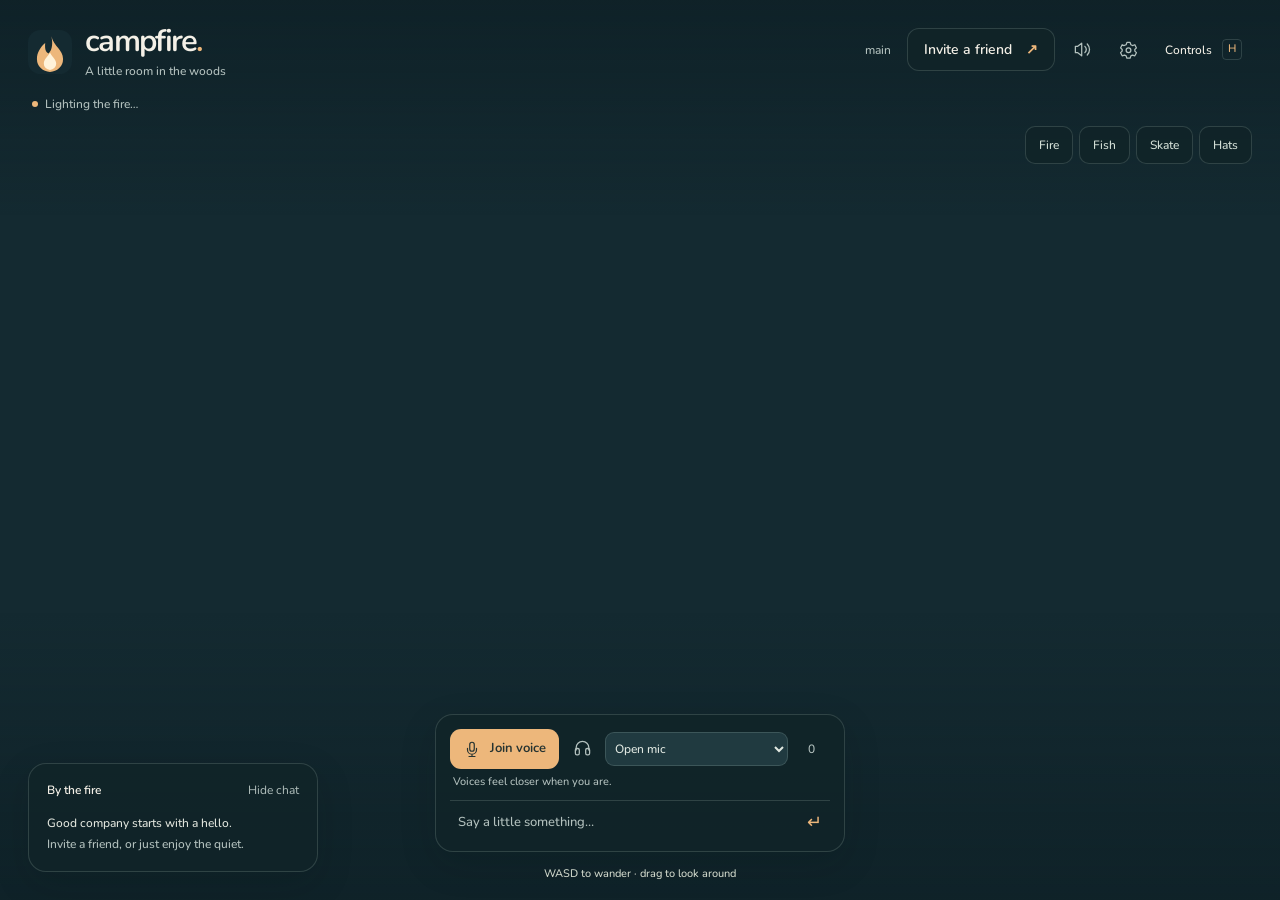
<file: index.html>
<!doctype html>
<html lang="en">
<head>
<meta charset="utf-8" />
<meta name="viewport" content="width=device-width, initial-scale=1, viewport-fit=cover" />
<meta name="theme-color" content="#142a31" />
<meta name="description" content="A little island, a warm fire, and good company. Walk, fish, and talk together in a peer-to-peer world." />
<title>Campfire · A little room in the woods</title>
<link rel="canonical" href="https://tront.xyz/campfire/" />
<meta property="og:type" content="website" />
<meta property="og:title" content="Campfire · A little room in the woods" />
<meta property="og:description" content="A little island, a warm fire, and good company. Walk, fish, and talk together in a peer-to-peer world." />
<meta property="og:url" content="https://tront.xyz/campfire/" />
<meta property="og:image" content="https://tront.xyz/campfire/og-image.png?v=20261001" />
<meta property="og:image:width" content="1200" />
<meta property="og:image:height" content="630" />
<meta property="og:image:alt" content="Critters gathered around Campfire's lantern-lit forest campsite" />
<meta name="twitter:card" content="summary_large_image" />
<meta name="twitter:title" content="Campfire · A little room in the woods" />
<meta name="twitter:description" content="A little island, a warm fire, and good company. Walk, fish, and talk together in a peer-to-peer world." />
<meta name="twitter:image" content="https://tront.xyz/campfire/og-image.png?v=20261001" />
<link rel="icon" href="./favicon.svg" type="image/svg+xml" />
<link rel="stylesheet" href="./src/ui.css" />
<script>
// Tront Party hook: ?party=CODE puts this game in the crew's room (no code to type), and loads
// the party overlay (roster pill + back-to-party) from the party page this tab came from.
(function(){var q=new URLSearchParams(location.search),c=(q.get('party')||'').toUpperCase().replace(/[^A-Z0-9]/g,'');if(!/^[A-Z0-9]{5}$/.test(c))return;
window.TRONT_PARTY={code:c,name:(q.get('name')||'').replace(/[<>]/g,'').slice(0,20)};
var h;try{h=new URL(q.get('ret')||'../party/',location.href);if(!/^https?:$/.test(h.protocol)||(h.origin!==location.origin&&['tront.xyz','www.tront.xyz','trentsterling.github.io'].indexOf(h.hostname)<0)||!/\/party\/(index\.html)?$/.test(h.pathname))throw 0}catch(e){h=new URL('../party/',location.href)}
var s=document.createElement('script');s.src=new URL('tront-party.js',h).href;s.onload=function(){window.TRONT_PARTY.party=TrontParty.attachGame({gameId:'campfire'})};document.head.appendChild(s)})();
</script>
</head>
<body>
<main id="app" aria-label="Campfire island. Use WASD to walk and drag to look around."></main>
<header class="hud">
  <div class="brand"><img class="brand-mark" src="./favicon.svg" alt="" /><div><h1>campfire<span>.</span></h1><p>A little room in the woods</p></div></div>
  <div class="status"><span class="dot" id="dot"></span><span id="status" role="status">Lighting the fire…</span></div>
</header>
<nav class="room-tools" aria-label="Room controls">
  <span class="badge" id="room">main</span>
  <button id="invite-button" class="invite">Invite a friend <span aria-hidden="true">↗</span></button>
  <button id="sound-button" class="icon-button" aria-label="Mute ambience" aria-pressed="false" title="Mute ambience"><svg viewBox="0 0 24 24" aria-hidden="true"><path d="M11 4 6 8H3v8h3l5 4V4Zm4 4a6 6 0 0 1 0 8m3-11a10 10 0 0 1 0 14"/></svg></button>
  <button id="settings-button" class="icon-button" aria-label="Settings" aria-expanded="false" aria-controls="settings-panel"><svg viewBox="0 0 24 24" aria-hidden="true"><path d="m10 3-1 3-3 1-2-1-2 4 2 2v2l-2 2 2 4 3-1 2 1 1 3h4l1-3 2-1 3 1 2-4-2-2v-2l2-2-2-4-3 1-2-1-1-3z"/><circle cx="12" cy="13" r="3"/></svg></button>
  <button id="help-button" class="controls-button" aria-label="Show controls (H)" aria-expanded="false" aria-controls="controls-panel"><span>Controls</span><kbd>H</kbd></button>
</nav>
<nav class="activity-bar" aria-label="Campfire activities">
  <button id="activity-fire" title="Walk back to the fire">Fire</button>
  <button id="activity-fish" title="Walk to the shore and cast a line">Fish</button>
  <button id="activity-skate" aria-pressed="false" title="Ride your skateboard">Skate</button>
  <button id="activity-hats" title="Visit the hat rack">Hats</button>
</nav>
<p id="activity-status" class="activity-status" role="status" hidden></p>
<aside id="settings-panel" class="panel settings-panel" hidden aria-label="Settings">
  <div class="panel-heading"><h2>Settle in</h2><button id="settings-close" aria-label="Close settings">×</button></div>
  <p class="settings-intro">Your sound. Your little corner of the woods.</p>
  <label for="setting-ambience">Fire &amp; night <output id="setting-ambience-value"></output></label><input id="setting-ambience" type="range" min="0" max="1" step=".05" />
  <label for="setting-effects">Footsteps &amp; critters <output id="setting-effects-value"></output></label><input id="setting-effects" type="range" min="0" max="1" step=".05" />
  <label for="setting-voice">Friends' voices <output id="setting-voice-value"></output></label><input id="setting-voice" type="range" min="0" max="1" step=".05" />
  <div class="settings-rule"></div>
  <label for="setting-quality">Picture quality</label><select id="setting-quality"><option value="high">Full detail</option><option value="low">Light on the GPU</option></select>
  <label class="setting-toggle" for="setting-particles"><span>Fireflies &amp; drifting leaves</span><input id="setting-particles" type="checkbox" /></label>
  <label class="setting-toggle" for="setting-names"><span>Names above friends</span><input id="setting-names" type="checkbox" /></label>
  <p class="settings-foot">Saved on this device. Voice joins when you choose.</p>
</aside>
<aside id="controls-panel" class="panel controls-panel" hidden aria-label="Controls">
  <h2>Controls</h2><p>Walk up to the fire. Stay a while.</p>
  <dl><dt><kbd>WASD</kbd> / arrows</dt><dd>Wander</dd><dt><kbd>Space</kbd></dt><dd>Hop</dd><dt><kbd>E</kbd></dt><dd>Pet / try hats</dd><dt><kbd>Q</kbd></dt><dd>Wave hello</dd><dt><kbd>R</kbd></dt><dd>Skateboard</dd><dt><kbd>F</kbd> at the shore</dt><dd>Go fishing</dd><dt><kbd>J</kbd></dt><dd>Fishing journal</dd><dt>Drag / scroll</dt><dd>Look / zoom</dd><dt><kbd>V</kbd> (voice joined)</dt><dd>Hold to talk</dd></dl>
  <p>Gamepads welcome. Extra pads press A to join.</p>
</aside>
<aside class="chat-panel panel" aria-label="Campfire conversation">
  <div class="panel-heading"><span>By the fire</span><button id="chat-toggle" class="quiet" aria-expanded="true" aria-controls="chatlog">Hide chat</button></div>
  <div id="chatlog" role="log" aria-live="polite"><p class="chat-empty">Good company starts with a hello.<br><span>Invite a friend, or just enjoy the quiet.</span></p></div>
</aside>
<section id="hat-shop" class="hat-shop panel" aria-label="Try on hats" hidden>
  <div class="panel-heading"><h2>A little character</h2><button id="hat-shop-close" aria-label="Close hat shop">×</button></div>
  <p class="hat-shop-intro">Try a hat on your head. Keep the one you love.</p>
  <div class="hat-choices" aria-label="Hat choices"></div>
  <div class="hat-shop-selection"><b id="hat-shop-name"></b><span id="hat-shop-balance"></span></div>
  <p id="hat-shop-hint"></p>
  <button id="hat-shop-apply" class="voice-primary"></button>
  <button id="hat-shop-bare">Go bareheaded</button>
</section>
<section class="social-dock panel" aria-label="Chat and voice">
  <div class="voice-bar">
    <button id="voice-join" class="voice-primary" aria-pressed="false"><svg class="mic-icon" viewBox="0 0 24 24" aria-hidden="true"><rect x="9" y="3" width="6" height="12" rx="3"/><path d="M6 11v2a6 6 0 0 0 12 0v-2M12 19v3m-4 0h8"/></svg><span id="voice-label">Join voice</span></button>
    <button id="voice-deafen" class="icon-button" aria-label="Deafen voice" aria-pressed="false" title="Deafen voice"><svg viewBox="0 0 24 24" aria-hidden="true"><path d="M4 14v-3a8 8 0 0 1 16 0v3"/><rect x="3" y="12" width="5" height="8" rx="2"/><rect x="16" y="12" width="5" height="8" rx="2"/></svg></button>
    <select id="voice-mode" aria-label="Microphone mode"><option value="open">Open mic</option><option value="ptt">Hold V to talk</option></select>
    <button id="voice-people" class="icon-button people-button" aria-label="Show voice participants" aria-expanded="false" aria-controls="voice-roster">0</button>
    <button id="voice-leave" class="icon-button" aria-label="Leave voice and release microphone" title="Leave voice" hidden>×</button>
  </div>
  <p id="voice-status" class="voice-status" role="status">Voices feel closer when you are.</p>
  <form id="chat-form"><label for="chatinput" class="sr-only">Message the campfire</label><input id="chatinput" maxlength="120" placeholder="Say a little something…" autocomplete="off" /><button type="submit" aria-label="Send message">↵</button></form>
  <div id="voice-roster" class="voice-roster" hidden></div>
</section>
<div class="hint">WASD to wander · drag to look around</div>
<div id="toast" role="status" hidden></div>
<script type="importmap">
{"imports":{"three":"https://esm.run/three@0.160.0","trystero":"https://esm.run/trystero@0.25.4"}}
</script>
<script type="module" src="./src/main.js"></script>
</body>
</html>
</file>
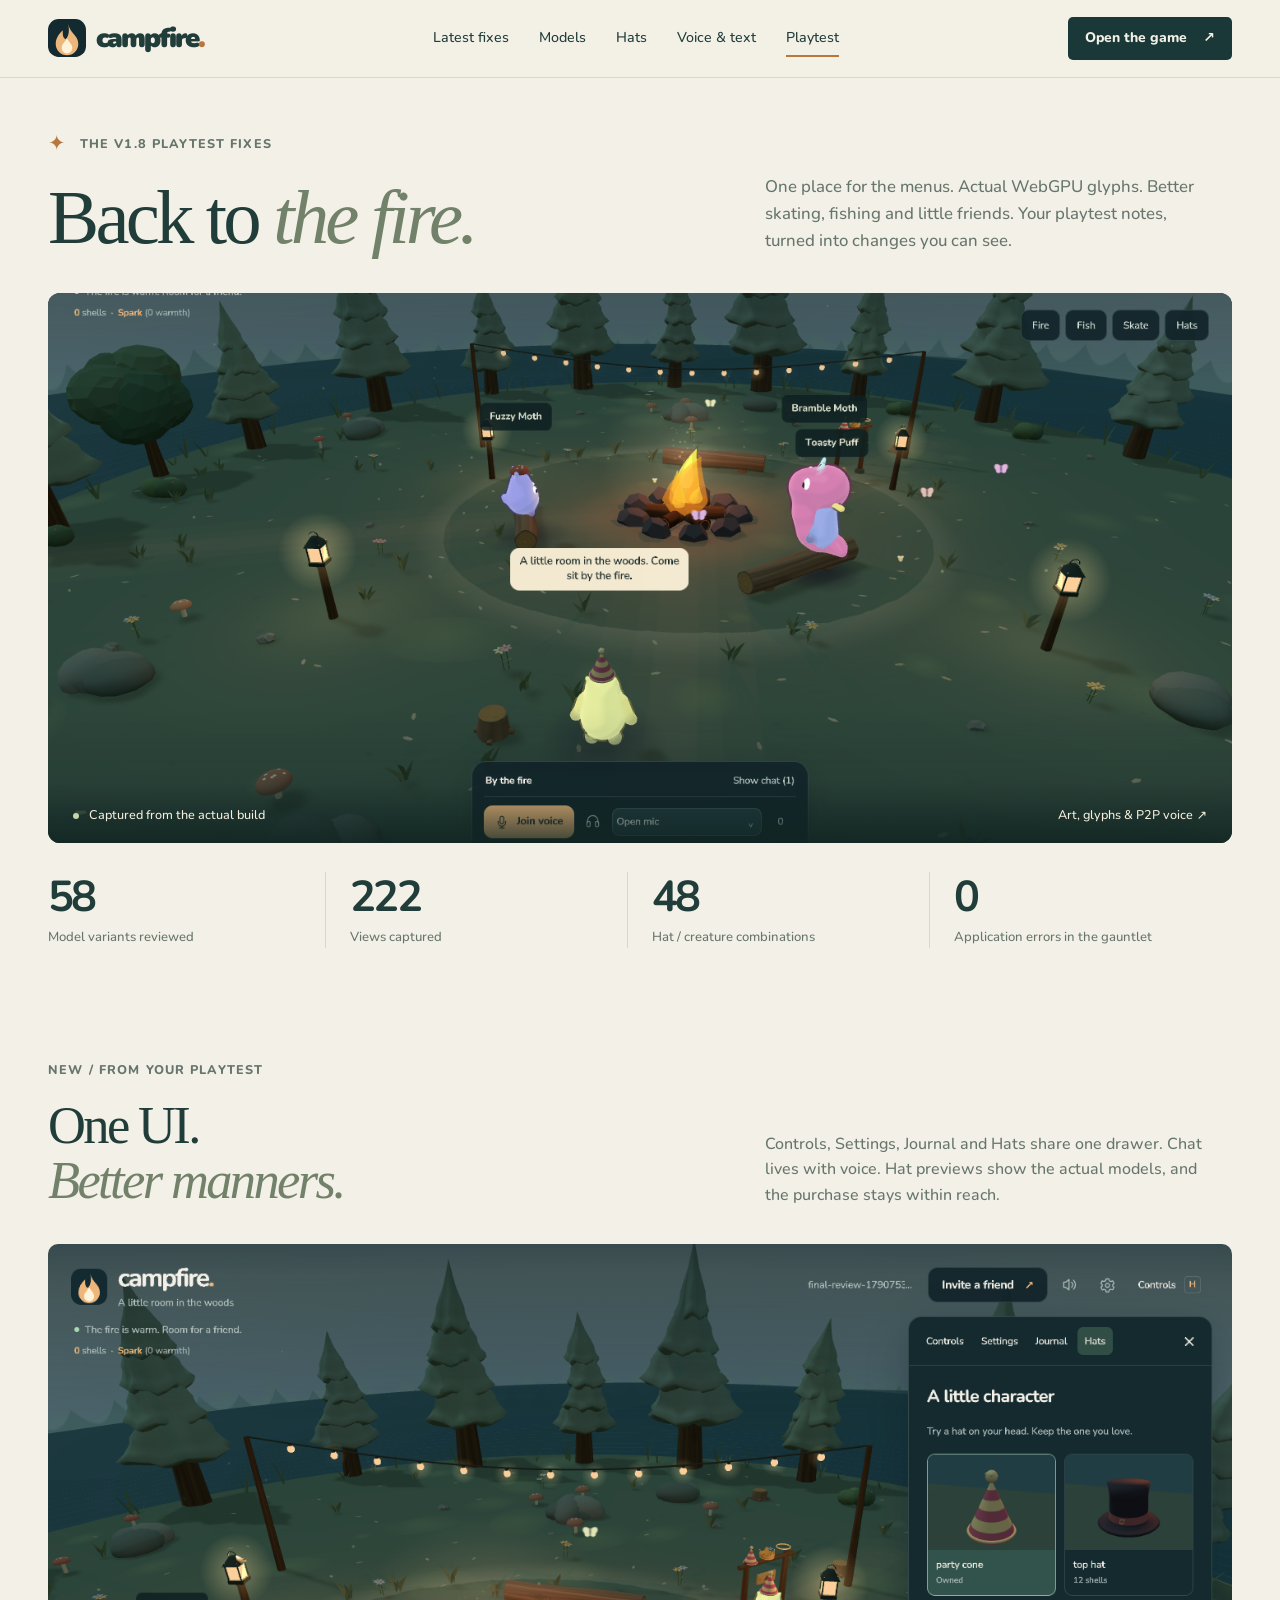
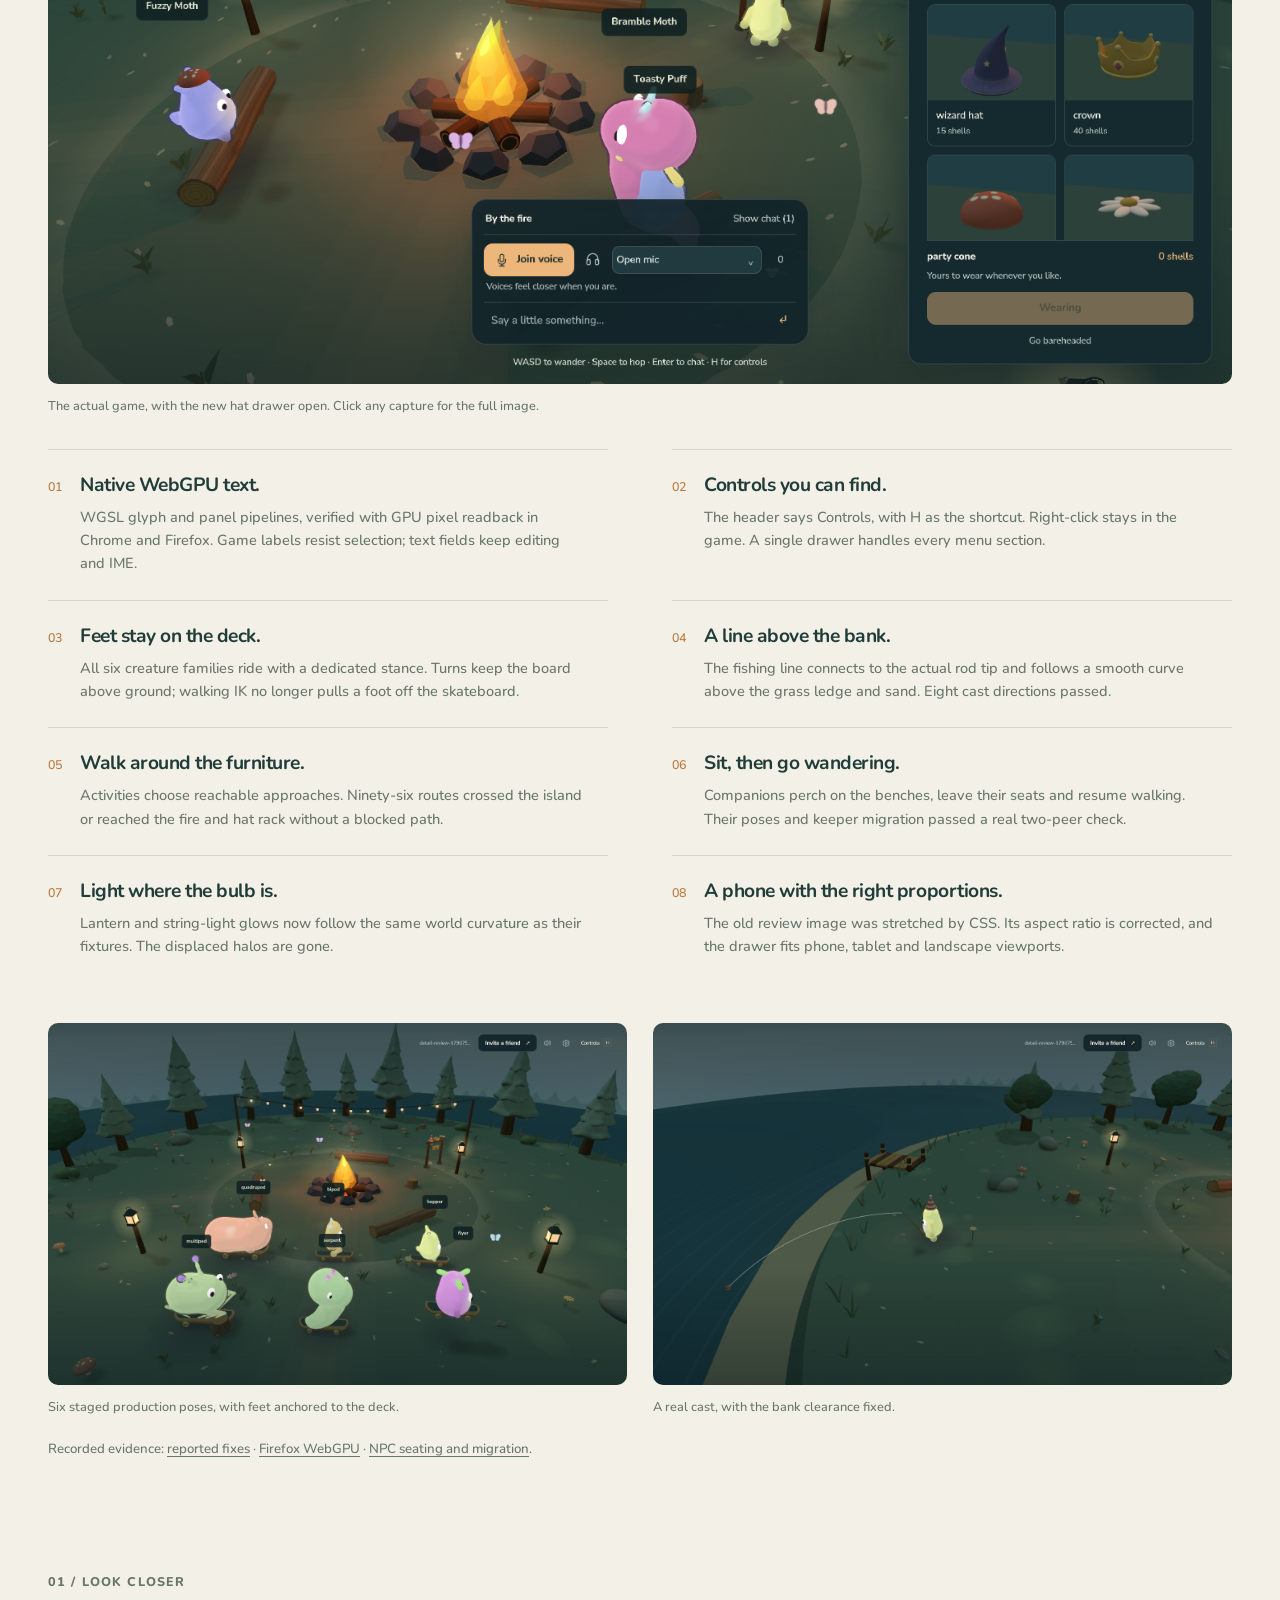
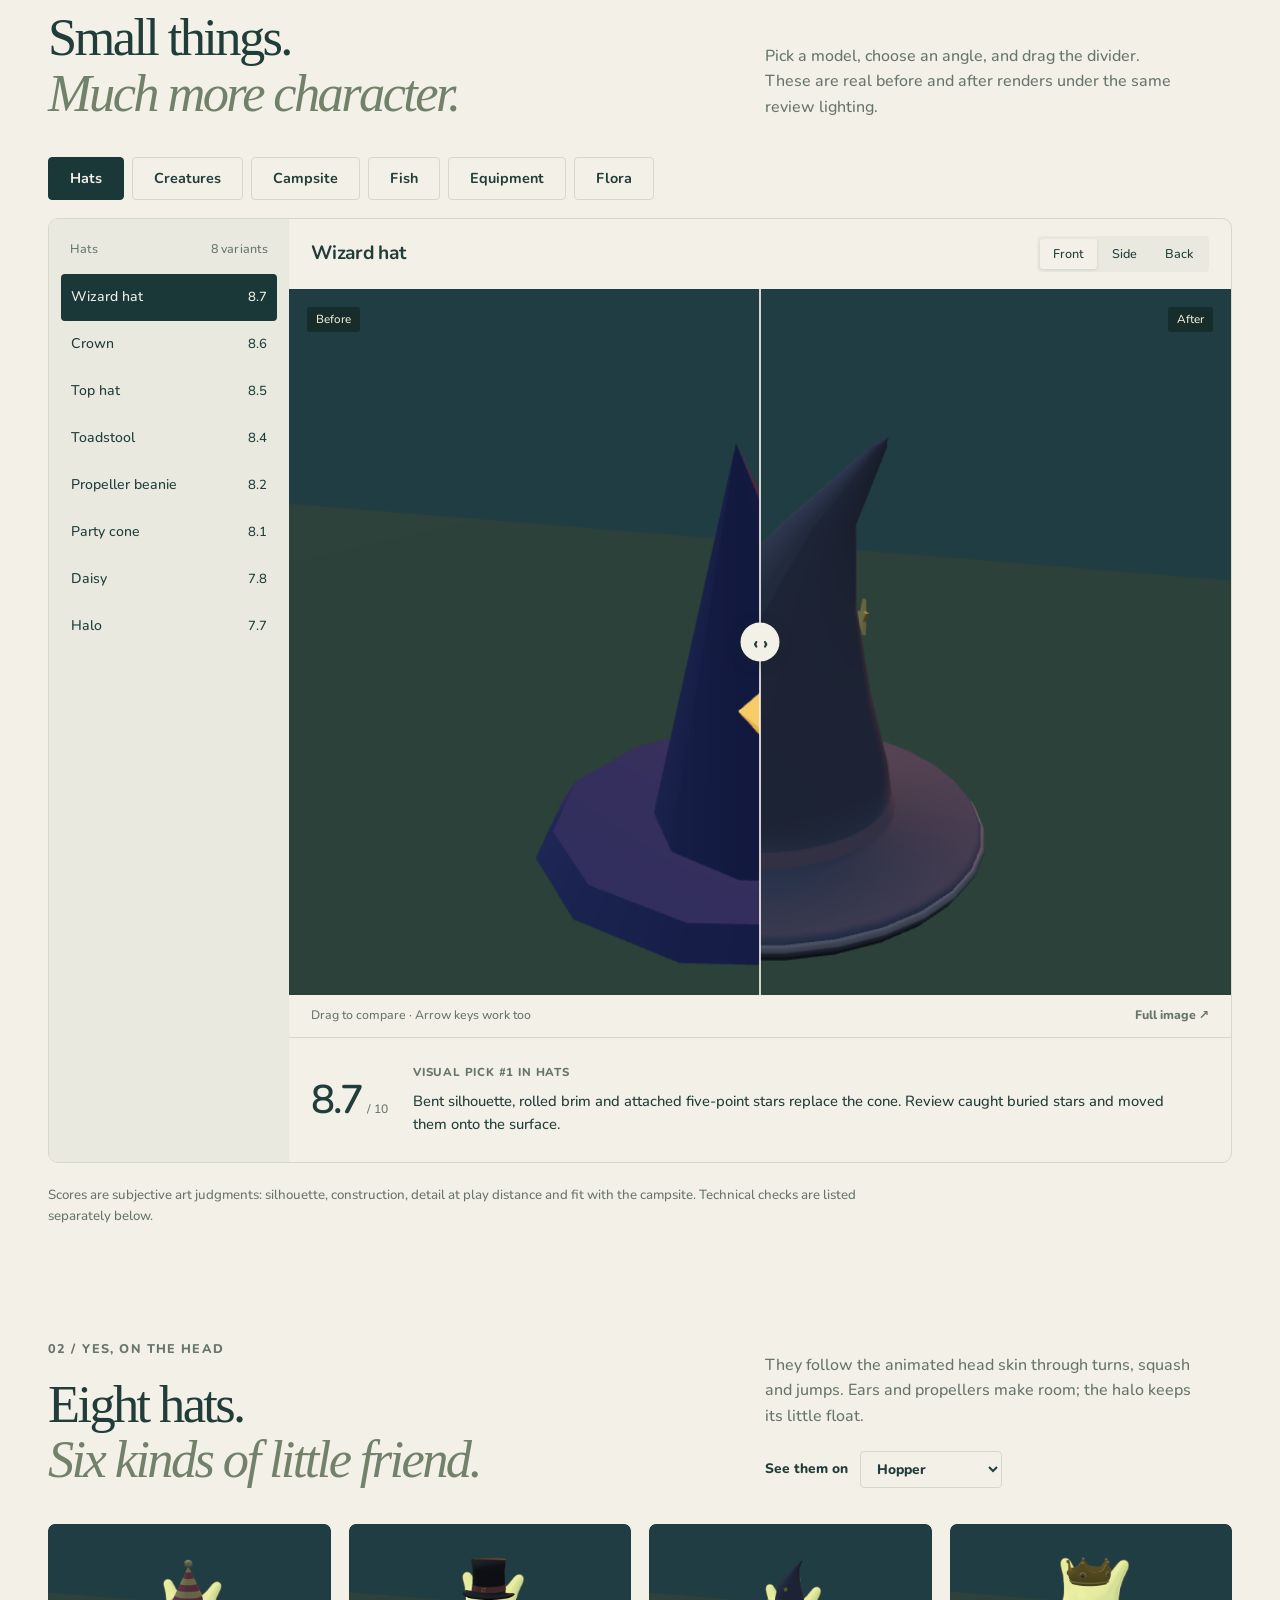
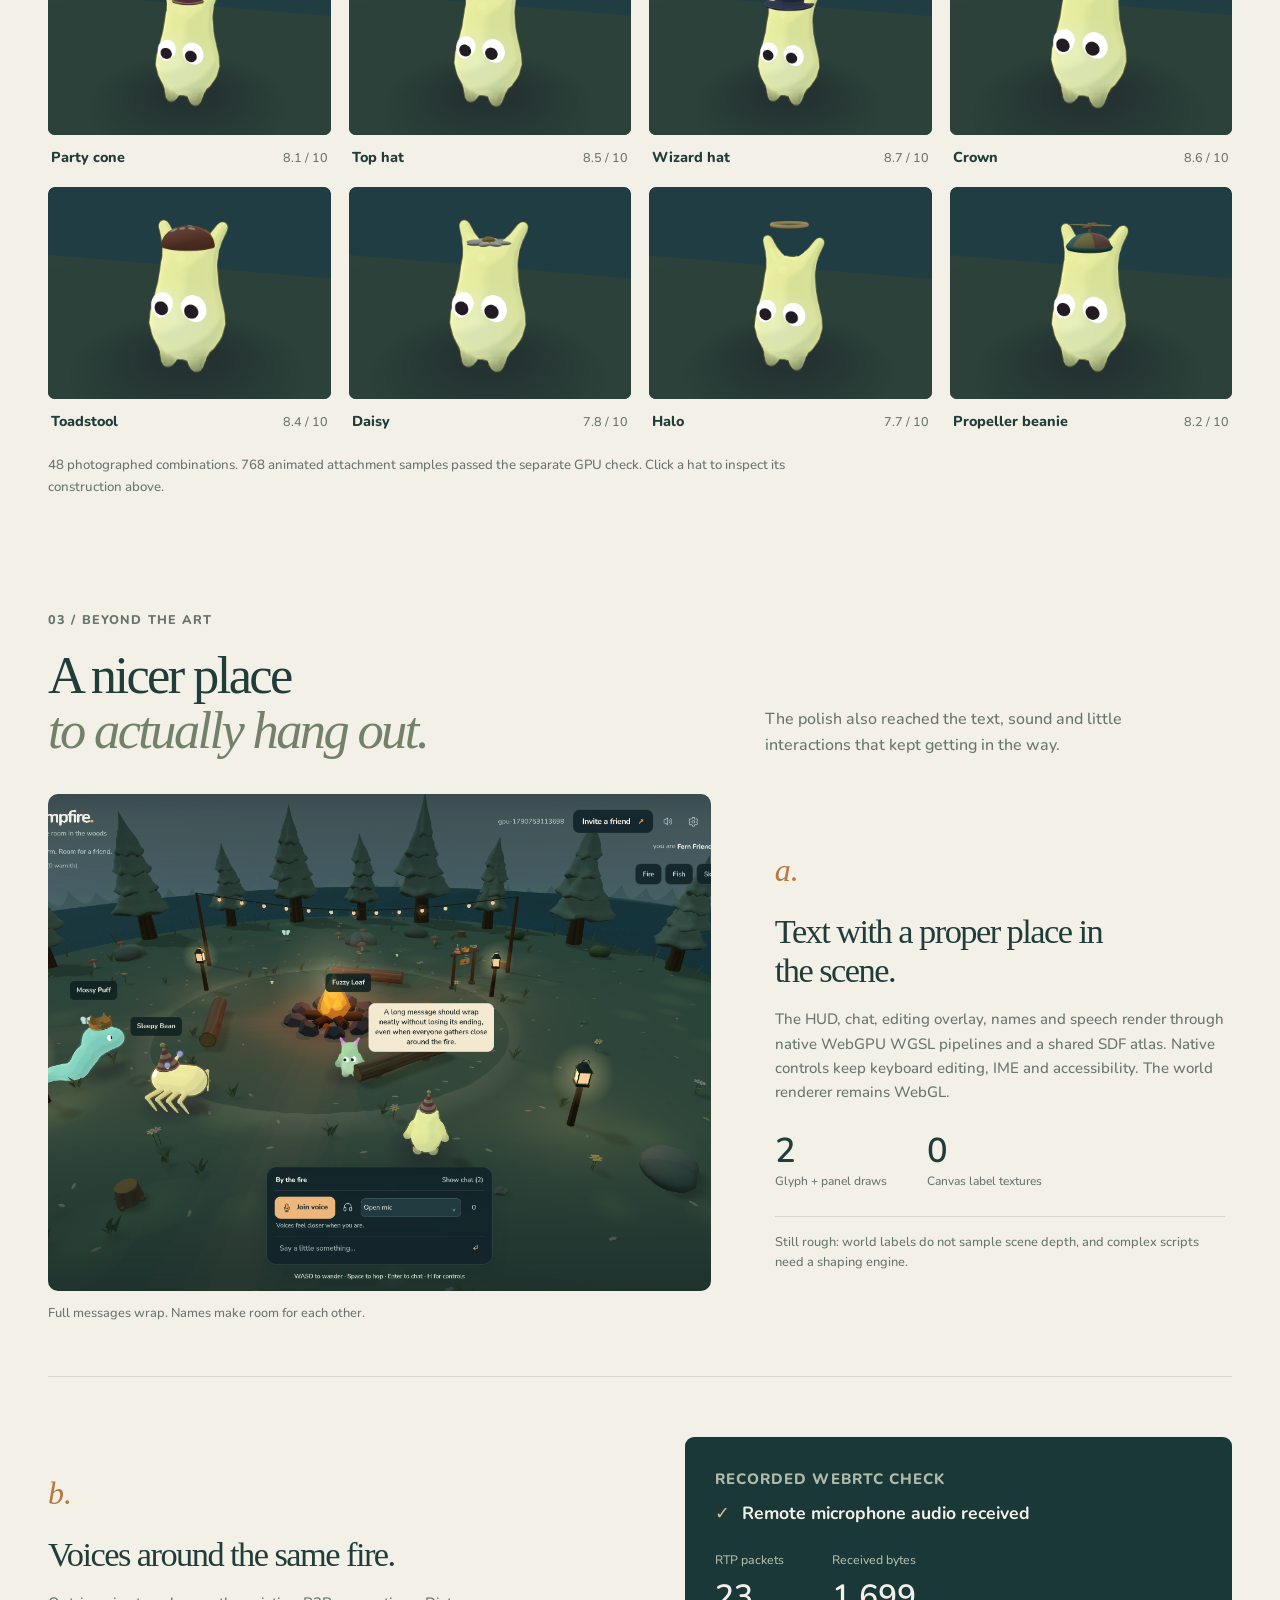
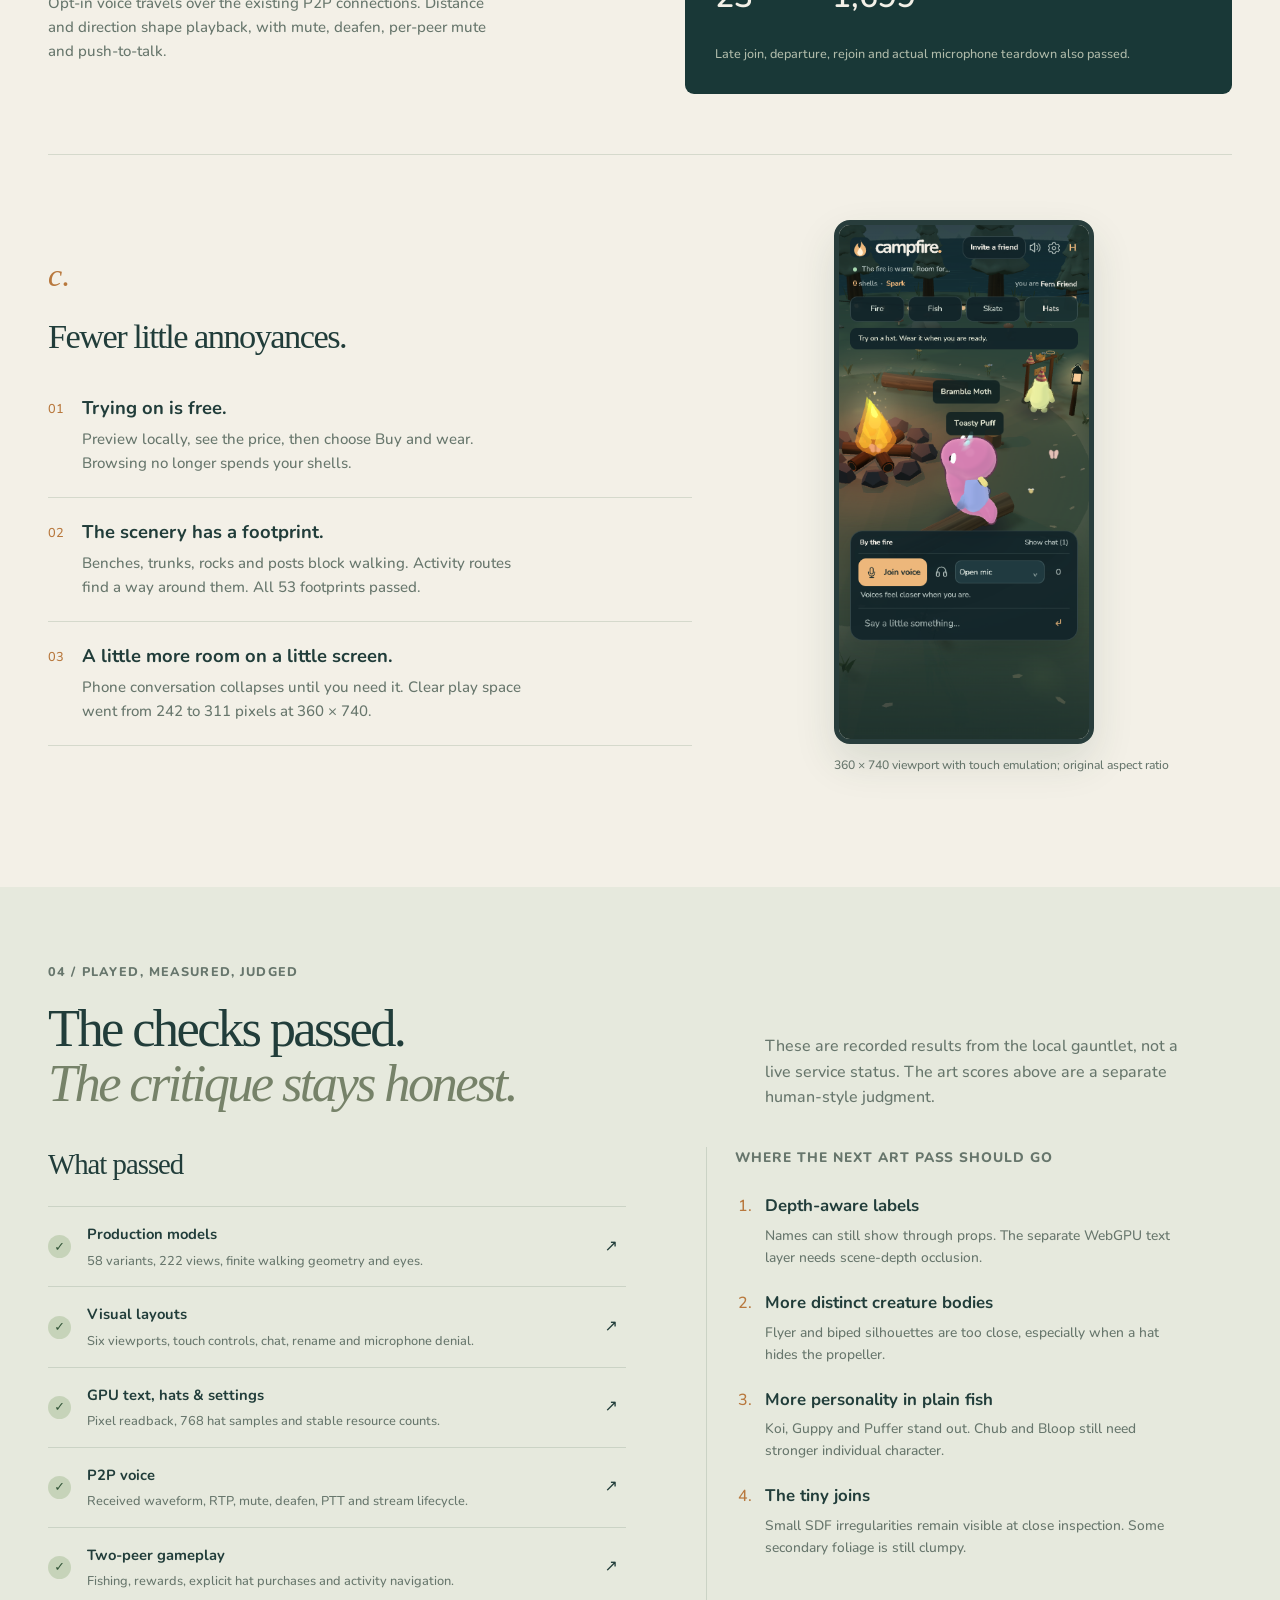
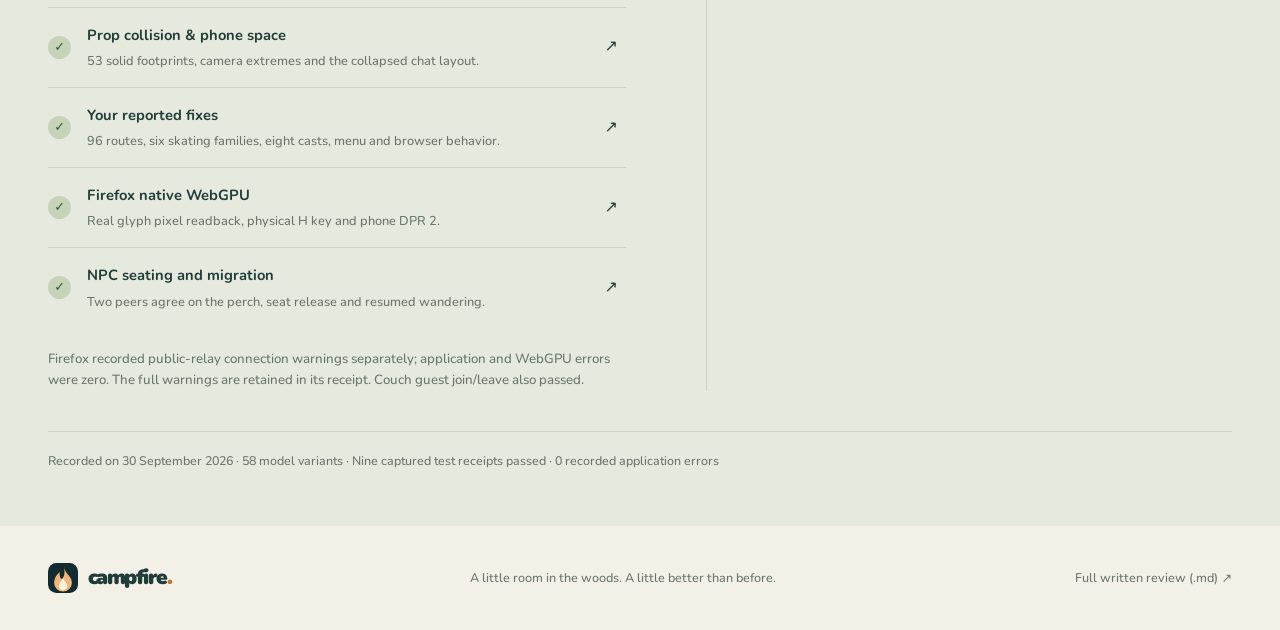
<file: updates.html>
<!doctype html>
<html lang="en">
<head>
  <meta charset="utf-8">
  <meta name="viewport" content="width=device-width, initial-scale=1">
  <meta name="theme-color" content="#f3f0e7">
  <meta name="description" content="A visual tour of the Campfire polish pass: the campsite, every model, hats that fit, GPU glyphs, P2P voice and honest playtest findings.">
  <title>Campfire updates | Back to the fire</title>
  <link rel="icon" href="favicon.svg" type="image/svg+xml">
  <link rel="stylesheet" href="updates/style.css">
  <script type="module" src="updates/app.js"></script>
</head>
<body>
  <a class="skip-link" href="#main">Skip to the review</a>
  <header class="masthead">
    <a class="brand" href="#main" aria-label="Campfire updates, top of page"><img src="favicon.svg" width="38" height="38" alt="Campfire flame"><span>campfire<span class="brand-dot">.</span></span></a>
    <nav aria-label="Review sections"><a href="#fixes">Latest fixes</a><a href="#models">Models</a><a href="#hats">Hats</a><a href="#changes">Voice &amp; text</a><a href="#checks">Playtest</a></nav>
    <a class="play-link" href="./" target="_blank" rel="noopener">Open the game <span aria-hidden="true">↗</span></a>
  </header>

  <main id="main">
    <section class="hero wrap" aria-labelledby="hero-title">
      <div class="hero-top">
        <div><p class="eyebrow"><span class="little-flame" aria-hidden="true">✦</span> The v1.8 playtest fixes</p><h1 id="hero-title">Back to <em>the fire.</em></h1></div>
        <p class="hero-intro">One place for the menus. Actual WebGPU glyphs. Better skating, fishing and little friends. Your playtest notes, turned into changes you can see.</p>
      </div>
      <figure class="hero-image"><a href="updates/media/art-polished.png" target="_blank" rel="noopener" aria-label="Open the full-resolution campsite screenshot"><img src="updates/media/art-polished.png" width="1440" height="900" fetchpriority="high" alt="The updated Campfire clearing, with sculpted firs, warm lanterns, timber benches, a bright fire and pastel creatures"></a><figcaption><span><i aria-hidden="true"></i> Captured from the actual build</span><span>Art, glyphs &amp; P2P voice <span aria-hidden="true">↗</span></span></figcaption></figure>
      <dl class="numbers"><div><dt>Model variants reviewed</dt><dd>58</dd></div><div><dt>Views captured</dt><dd>222</dd></div><div><dt>Hat / creature combinations</dt><dd>48</dd></div><div><dt>Application errors in the gauntlet</dt><dd>0</dd></div></dl>
    </section>

    <section id="fixes" class="wrap section" aria-labelledby="fixes-title">
      <div class="section-heading"><div><p class="eyebrow">New / From your playtest</p><h2 id="fixes-title">One UI.<br><em>Better manners.</em></h2></div><p>Controls, Settings, Journal and Hats share one drawer. Chat lives with voice. Hat previews show the actual models, and the purchase stays within reach.</p></div>
      <figure class="fix-main"><a href="updates/media/ui-drawer.png" target="_blank" rel="noopener"><img src="updates/media/ui-drawer.png" width="1440" height="900" loading="lazy" alt="The unified Campfire drawer showing eight photographed hat choices and the purchase footer"></a><figcaption>The actual game, with the new hat drawer open. Click any capture for the full image.</figcaption></figure>
      <div class="fix-list">
        <article><span>01</span><div><h3>Native WebGPU text.</h3><p>WGSL glyph and panel pipelines, verified with GPU pixel readback in Chrome and Firefox. Game labels resist selection; text fields keep editing and IME.</p></div></article>
        <article><span>02</span><div><h3>Controls you can find.</h3><p>The header says Controls, with H as the shortcut. Right-click stays in the game. A single drawer handles every menu section.</p></div></article>
        <article><span>03</span><div><h3>Feet stay on the deck.</h3><p>All six creature families ride with a dedicated stance. Turns keep the board above ground; walking IK no longer pulls a foot off the skateboard.</p></div></article>
        <article><span>04</span><div><h3>A line above the bank.</h3><p>The fishing line connects to the actual rod tip and follows a smooth curve above the grass ledge and sand. Eight cast directions passed.</p></div></article>
        <article><span>05</span><div><h3>Walk around the furniture.</h3><p>Activities choose reachable approaches. Ninety-six routes crossed the island or reached the fire and hat rack without a blocked path.</p></div></article>
        <article><span>06</span><div><h3>Sit, then go wandering.</h3><p>Companions perch on the benches, leave their seats and resume walking. Their poses and keeper migration passed a real two-peer check.</p></div></article>
        <article><span>07</span><div><h3>Light where the bulb is.</h3><p>Lantern and string-light glows now follow the same world curvature as their fixtures. The displaced halos are gone.</p></div></article>
        <article><span>08</span><div><h3>A phone with the right proportions.</h3><p>The old review image was stretched by CSS. Its aspect ratio is corrected, and the drawer fits phone, tablet and landscape viewports.</p></div></article>
      </div>
      <div class="fix-gallery"><figure><a href="updates/media/skate-poses.png" target="_blank" rel="noopener"><img src="updates/media/skate-poses.png" width="1440" height="900" loading="lazy" alt="Six creature families on their skateboards in the Campfire clearing"></a><figcaption>Six staged production poses, with feet anchored to the deck.</figcaption></figure><figure><a href="updates/media/fishing-line.png" target="_blank" rel="noopener"><img src="updates/media/fishing-line.png" width="1440" height="900" loading="lazy" alt="A shoreline fishing cast with a smooth line clearing the bank"></a><figcaption>A real cast, with the bank clearance fixed.</figcaption></figure></div>
      <p class="fine-print">Recorded evidence: <a href="updates/receipts/fixes-report.json" target="_blank" rel="noopener">reported fixes</a> · <a href="updates/receipts/firefox-report.json" target="_blank" rel="noopener">Firefox WebGPU</a> · <a href="updates/receipts/npcsync-report.json" target="_blank" rel="noopener">NPC seating and migration</a>.</p>
    </section>

    <section id="models" class="wrap section" aria-labelledby="models-title">
      <div class="section-heading"><div><p class="eyebrow">01 / Look closer</p><h2 id="models-title">Small things.<br><em>Much more character.</em></h2></div><p>Pick a model, choose an angle, and drag the divider. These are real before and after renders under the same review lighting.</p></div>
      <div class="category-bar" role="group" aria-label="Model categories"></div>
      <div class="inspector">
        <aside class="model-sidebar" aria-label="Choose a model"><div class="sidebar-heading"><span id="category-name">Hats</span><span id="model-count"></span></div><div id="model-list" class="model-list"></div></aside>
        <div class="model-stage">
          <div class="stage-toolbar"><h3 id="model-name">Wizard hat</h3><div class="angles" role="group" aria-label="Viewing angle"><button type="button" data-angle="front" aria-pressed="true">Front</button><button type="button" data-angle="side" aria-pressed="false">Side</button><button type="button" data-angle="back" aria-pressed="false">Back</button></div></div>
          <div class="compare" id="compare">
            <img id="before-image" width="800" height="600" alt="Model before the polish pass">
            <img id="after-image" width="800" height="600" alt="Model after the polish pass">
            <span class="compare-label label-before">Before</span><span class="compare-label label-after">After</span>
            <div class="divider" aria-hidden="true"><span>‹ ›</span></div>
            <input id="comparison-range" type="range" min="0" max="100" value="50" aria-label="Before and after divider; use arrow keys to move">
            <p id="image-error" hidden></p>
          </div>
          <div class="compare-footer"><span id="compare-hint">Drag to compare · Arrow keys work too</span><a id="full-model" href="updates/media/model-final-hat-2-front.png" target="_blank" rel="noopener">Full image ↗</a></div>
          <div class="model-note"><div class="score"><strong id="model-score">8.7</strong><span>/ 10</span></div><div><p class="note-label" id="model-rank">Our visual pick #1 in hats</p><p id="model-note">Bent silhouette, rolled brim and attached stars.</p></div></div>
        </div>
      </div>
      <p class="fine-print">Scores are subjective art judgments: silhouette, construction, detail at play distance and fit with the campsite. Technical checks are listed separately below.</p>
    </section>

    <section id="hats" class="wrap section" aria-labelledby="hats-title">
      <div class="section-heading"><div><p class="eyebrow">02 / Yes, on the head</p><h2 id="hats-title">Eight hats.<br><em>Six kinds of little friend.</em></h2></div><div><p>They follow the animated head skin through turns, squash and jumps. Ears and propellers make room; the halo keeps its little float.</p><label class="family-select">See them on <select id="hat-family"><option value="hopper">Hopper</option><option value="quadruped">Quadruped</option><option value="biped">Biped</option><option value="multiped">Multiped</option><option value="serpent">Serpent</option><option value="flyer">Flyer</option></select></label></div></div>
      <div id="hat-gallery" class="hat-gallery"></div>
      <p class="fine-print">48 photographed combinations. 768 animated attachment samples passed the separate GPU check. Click a hat to inspect its construction above.</p>
    </section>

    <section id="changes" class="wrap section" aria-labelledby="changes-title">
      <div class="section-heading"><div><p class="eyebrow">03 / Beyond the art</p><h2 id="changes-title">A nicer place<br><em>to actually hang out.</em></h2></div><p>The polish also reached the text, sound and little interactions that kept getting in the way.</p></div>
      <div class="change-story">
        <figure class="glyph-image"><img src="updates/media/gpu-long-message.png" width="1440" height="900" loading="lazy" alt="Campfire with a long speech bubble wrapping across multiple lines in GPU-rendered text"><figcaption>Full messages wrap. Names make room for each other.</figcaption></figure>
        <div class="story-copy"><span class="story-number">a.</span><h3>Text with a proper place in the scene.</h3><p>The HUD, chat, editing overlay, names and speech render through native WebGPU WGSL pipelines and a shared SDF atlas. Native controls keep keyboard editing, IME and accessibility. The world renderer remains WebGL.</p><dl class="small-numbers"><div><dt>Glyph + panel draws</dt><dd>2</dd></div><div><dt>Canvas label textures</dt><dd>0</dd></div></dl><p class="limitation">Still rough: world labels do not sample scene depth, and complex scripts need a shaping engine.</p></div>
      </div>
      <div class="voice-story"><div><span class="story-number">b.</span><h3>Voices around the same fire.</h3><p>Opt-in voice travels over the existing P2P connections. Distance and direction shape playback, with mute, deafen, per-peer mute and push-to-talk.</p></div><div class="voice-proof"><p class="note-label">Recorded WebRTC check</p><p class="voice-result"><span aria-hidden="true">✓</span> Remote microphone audio received</p><dl><div><dt>RTP packets</dt><dd id="rtp-packets">23</dd></div><div><dt>Received bytes</dt><dd id="rtp-bytes">1,667</dd></div></dl><p>Late join, departure, rejoin and actual microphone teardown also passed.</p></div></div>
      <div class="interaction-story"><div class="interaction-list"><span class="story-number">c.</span><h3>Fewer little annoyances.</h3><article><span>01</span><div><h4>Trying on is free.</h4><p>Preview locally, see the price, then choose Buy and wear. Browsing no longer spends your shells.</p></div></article><article><span>02</span><div><h4>The scenery has a footprint.</h4><p>Benches, trunks, rocks and posts block walking. Activity routes find a way around them. All 53 footprints passed.</p></div></article><article><span>03</span><div><h4>A little more room on a little screen.</h4><p>Phone conversation collapses until you need it. Clear play space went from 242 to 311 pixels at 360 × 740.</p></div></article></div><figure class="phone-image"><img src="updates/media/visual-small-phone.png" width="360" height="740" loading="lazy" alt="The updated small-phone layout with collapsed conversation, voice controls and touch movement"><figcaption>360 × 740 viewport with touch emulation; original aspect ratio</figcaption></figure></div>
    </section>

    <section id="checks" class="checks-section" aria-labelledby="checks-title"><div class="wrap">
      <div class="section-heading"><div><p class="eyebrow">04 / Played, measured, judged</p><h2 id="checks-title">The checks passed.<br><em>The critique stays honest.</em></h2></div><p>These are recorded results from the local gauntlet, not a live service status. The art scores above are a separate human-style judgment.</p></div>
      <div class="review-columns"><div><h3>What passed</h3><ul class="check-list"><li><span aria-hidden="true">✓</span><div><strong>Production models</strong><p>58 variants, 222 views, finite walking geometry and eyes.</p></div><a href="updates/receipts/models-final-report.json" target="_blank" rel="noopener" aria-label="Read model test receipt">↗</a></li><li><span aria-hidden="true">✓</span><div><strong>Visual layouts</strong><p>Six viewports, touch controls, chat, rename and microphone denial.</p></div><a href="updates/receipts/visual-gauntlet.json" target="_blank" rel="noopener" aria-label="Read visual test receipt">↗</a></li><li><span aria-hidden="true">✓</span><div><strong>GPU text, hats &amp; settings</strong><p>Pixel readback, 768 hat samples and stable resource counts.</p></div><a href="updates/receipts/gpu-report.json" target="_blank" rel="noopener" aria-label="Read GPU test receipt">↗</a></li><li><span aria-hidden="true">✓</span><div><strong>P2P voice</strong><p>Received waveform, RTP, mute, deafen, PTT and stream lifecycle.</p></div><a href="updates/receipts/voice-report.json" target="_blank" rel="noopener" aria-label="Read voice test receipt">↗</a></li><li><span aria-hidden="true">✓</span><div><strong>Two-peer gameplay</strong><p>Fishing, rewards, explicit hat purchases and activity navigation.</p></div><a href="updates/receipts/play-report.json" target="_blank" rel="noopener" aria-label="Read gameplay test receipt">↗</a></li><li><span aria-hidden="true">✓</span><div><strong>Prop collision &amp; phone space</strong><p>53 solid footprints, camera extremes and the collapsed chat layout.</p></div><a href="updates/receipts/art-playtest-report.json" target="_blank" rel="noopener" aria-label="Read art playtest receipt">↗</a></li><li><span aria-hidden="true">&#10003;</span><div><strong>Your reported fixes</strong><p>96 routes, six skating families, eight casts, menu and browser behavior.</p></div><a href="updates/receipts/fixes-report.json" target="_blank" rel="noopener" aria-label="Read reported fixes receipt">&#8599;</a></li><li><span aria-hidden="true">&#10003;</span><div><strong>Firefox native WebGPU</strong><p>Real glyph pixel readback, physical H key and phone DPR 2.</p></div><a href="updates/receipts/firefox-report.json" target="_blank" rel="noopener" aria-label="Read Firefox WebGPU receipt">&#8599;</a></li><li><span aria-hidden="true">&#10003;</span><div><strong>NPC seating and migration</strong><p>Two peers agree on the perch, seat release and resumed wandering.</p></div><a href="updates/receipts/npcsync-report.json" target="_blank" rel="noopener" aria-label="Read NPC sync receipt">&#8599;</a></li></ul><p class="fine-print">Firefox recorded public-relay connection warnings separately; application and WebGPU errors were zero. The full warnings are retained in its receipt. Couch guest join/leave also passed.</p></div><aside class="next-pass"><p class="note-label">Where the next art pass should go</p><ol><li><h4>Depth-aware labels</h4><p>Names can still show through props. The separate WebGPU text layer needs scene-depth occlusion.</p></li><li><h4>More distinct creature bodies</h4><p>Flyer and biped silhouettes are too close, especially when a hat hides the propeller.</p></li><li><h4>More personality in plain fish</h4><p>Koi, Guppy and Puffer stand out. Chub and Bloop still need stronger individual character.</p></li><li><h4>The tiny joins</h4><p>Small SDF irregularities remain visible at close inspection. Some secondary foliage is still clumpy.</p></li></ol></aside></div>
      <p id="receipt-status" class="receipt-status">Recorded on 30 September 2026. Loading the captured evidence…</p>
    </div></section>
  </main>
  <footer class="wrap footer"><a class="brand" href="#main"><img src="favicon.svg" width="30" height="30" alt="Campfire flame"><span>campfire<span class="brand-dot">.</span></span></a><p>A little room in the woods. A little better than before.</p><a href="docs/model-review.md" download>Full written review (.md) ↗</a></footer>
  <noscript><p class="wrap">The screenshots and written review work without JavaScript. Enable it for model selection, the comparison divider and hat families.</p></noscript>
</body>
</html>
</file>
<file: src/ui.css>
:root { color-scheme: dark; --ink: #f4f0e7; --muted: #b3c1be; --ember: #edb77b; --surface: rgba(17, 36, 41, .92); --line: rgba(207, 227, 218, .16); --radius: 18px; }
@font-face { font-family: Campfire; src: url('../assets/fonts/Nunito.ttf') format('truetype'); font-weight: 200 900; font-display: swap; }
* { box-sizing: border-box; margin: 0; padding: 0; }
html, body { height: 100%; overflow: hidden; background: #142a31; color: var(--ink); font: 500 14px/1.5 Campfire, sans-serif; user-select: none; -webkit-user-select: none; }
body * { user-select:none; -webkit-user-select:none; }
input, textarea, [contenteditable="true"] { user-select: text; -webkit-user-select: text; }
/* Native semantics/layout remain available. Visible text, selection and carets
   are drawn by instanced SDF quads in the GPU overlay. */
body[data-gpu-text="true"] { -webkit-text-fill-color: transparent; }
body[data-gpu-text="true"] * { font-family:Campfire,sans-serif; text-shadow:none !important; }
body[data-gpu-text="true"] input { caret-color: transparent; }
body[data-gpu-text="true"] input::placeholder { -webkit-text-fill-color: transparent; }
body[data-gpu-text="true"] ::selection { background: transparent; }
body[data-gpu-text="true"] select { appearance: none; padding-right: 20px !important; }
body[data-gpu-text="true"] option { -webkit-text-fill-color: currentColor; }
#gpu-text { position: fixed; inset: 0; pointer-events: none; z-index: 30; }
button, input, select { font: inherit; }
button, select { cursor: pointer; }
button { color: inherit; border: 0; background: transparent; transition: background .18s, transform .18s; }
button:hover { background: rgba(255,255,255,.09); }
button:active { transform: translateY(1px); }
:focus-visible { outline: 2px solid var(--ember); outline-offset: 4px; }
[hidden] { display: none !important; }
#app { position: fixed; inset: 0; }
#app::after { content: ""; position: absolute; inset: 0; pointer-events: none; background: linear-gradient(180deg, rgba(8,22,27,.4), transparent 24%, transparent 68%, rgba(8,22,27,.38)); }
canvas { display: block; touch-action: none; }
.hud { position: fixed; left: 28px; top: 24px; z-index: 10; user-select: none; pointer-events: none; }
.brand { display: flex; align-items: center; gap: 13px; }
.brand-mark { width: 44px; height: 48px; font-size: 40px; color: var(--ember); line-height: 1; }
.hud h1 { font-size: 31px; font-weight: 650; line-height: 1.1; letter-spacing: -1.7px; }
.hud h1 span { color: var(--ember); }
.brand p { color: var(--muted); font-size: 12px; margin-top: 4px; }
.status { display: flex; align-items: center; gap: 7px; margin: 15px 0 0 4px; color: var(--muted); font-size: 12px; }
.dot { width: 6px; height: 6px; background: var(--ember); border-radius: 50%; flex-shrink: 0; }
.dot.on { background: #a9d9b1; }
.room-tools { position: fixed; right: 28px; top: 28px; z-index: 10; display: flex; align-items: center; gap: 8px; }
.badge { color: var(--muted); max-width: 130px; overflow: hidden; text-overflow: ellipsis; white-space: nowrap; margin-right: 8px; font-size: 12px; }
.invite { border: 1px solid var(--line); background: var(--surface); padding: 10px 16px; border-radius: 12px; font-weight: 600; }
.invite span { color: var(--ember); margin-left: 10px; }
.activity-bar { position: fixed; right: 28px; top: 126px; z-index: 10; display: flex; gap: 6px; }
.activity-bar button { padding: 8px 13px; border: 1px solid var(--line); background: var(--surface); border-radius: 10px; color: #d5e1d8; font-size: 12px; min-height: 38px; }
.activity-bar button:hover, .activity-bar button[aria-pressed="true"] { color: var(--ink); background: #31534b; }
.activity-bar button[data-phase="bite"] { background: var(--ember); color: #253331; font-weight: 700; }
.activity-status { position: fixed; top: 174px; right: 28px; z-index: 10; color: #e9ecd9; background: var(--surface); border-radius: 10px; padding: 8px 12px; max-width: 280px; font-size: 11px; }
.icon-button { width: 38px; height: 38px; display: inline-grid; place-items: center; border-radius: 10px; color: var(--muted); font-size: 18px; flex-shrink: 0; }
.icon-button[aria-pressed="true"] { color: var(--ember); background: rgba(237,183,123,.12); }
.panel { border: 1px solid var(--line); background: var(--surface); border-radius: var(--radius); box-shadow: 0 12px 36px rgba(5,19,22,.15); }
.chat-panel { position: fixed; left: 28px; bottom: 28px; width: 290px; z-index: 10; padding: 17px 18px; }
.panel-heading { display: flex; justify-content: space-between; gap: 10px; font-size: 12px; font-weight: 600; margin-bottom: 14px; }
.quiet { color: var(--muted); font-weight: 400; }
#chatlog { font-size: 12px; line-height: 1.7; max-height: 180px; overflow: auto; overflow-wrap: anywhere; }
#chatlog b { color: var(--ember); font-weight: 600; }
.chat-line + .chat-line { margin-top: 8px; }
.chat-empty { color: #e2e6de; }
.chat-empty span { color: var(--muted); }
.chat-panel[data-collapsed="true"] .panel-heading { margin-bottom:0; }
#chat-toggle { padding:2px 4px; margin:-2px -4px; border-radius:5px; }
.hat-shop { position:fixed; right:28px; top:185px; z-index:17; width:340px; padding:20px; max-height:calc(100dvh - 240px); overflow:auto; }
.hat-shop h2 { font-size:20px; letter-spacing:-.4px; }
.hat-shop .panel-heading { align-items:center; margin-bottom:5px; }
#hat-shop-close { width:28px; height:28px; font-size:22px; border-radius:7px; }
.hat-shop-intro,#hat-shop-hint { font-size:12px; color:var(--muted); margin:7px 0 15px; }
.hat-choices { display:grid; grid-template-columns:repeat(2,1fr); gap:7px; }
.hat-choices button { border:1px solid var(--line); border-radius:9px; padding:9px 10px; text-align:left; font-size:12px; }
.hat-choices button[aria-pressed="true"] { background:#31534b; border-color:#8aaf9a; }
.hat-choices small { display:block; color:var(--muted); font-size:10px; margin-top:3px; }
.hat-shop-selection { display:flex; justify-content:space-between; margin-top:17px; font-size:12px; }
#hat-shop-balance { color:var(--ember); }
#hat-shop-apply { width:100%; justify-content:center; }
#hat-shop-apply:disabled { opacity:.45; cursor:default; }
#hat-shop-bare { display:block; margin:12px auto 0; padding:5px; color:var(--muted); font-size:11px; }
@media(max-width:640px) { .hat-shop { left:16px; right:16px; top:154px; width:auto; max-height:calc(100dvh - 300px); padding:16px; } .hat-choices button { padding:7px 9px; } }
.social-dock { position: fixed; left: 50%; bottom: 48px; transform: translateX(-50%); z-index: 12; width: 420px; padding: 10px; }
.voice-bar { display: flex; align-items: center; gap: 4px; }
.voice-primary { padding: 9px 13px; border-radius: 11px; background: var(--ember); color: #253331; font-size: 13px; font-weight: 650; display: flex; align-items: center; gap: 9px; white-space: nowrap; min-height: 40px; }
.voice-primary:hover { background: #f7ca96; }
.voice-primary[aria-pressed="true"] { background: #abc9b8; }
.voice-primary.speaking { box-shadow: 0 0 0 2px #b5e6b9; }
.mic-icon { width: 18px; height: 20px; }
.icon-button svg { width: 19px; height: 19px; }
.icon-button svg, .mic-icon { fill: none; stroke: currentColor; stroke-width: 1.6; stroke-linecap: round; stroke-linejoin: round; }
#voice-mode { background: #203a40; color: #e0e8e1; border: 1px solid var(--line); border-radius: 9px; font-size: 12px; padding: 7px 5px; min-width: 0; flex: 1; }
.people-button { font-size: 12px; font-variant-numeric: tabular-nums; }
.voice-status { color: var(--muted); font-size: 11px; padding: 6px 7px 9px; min-height: 31px; }
.voice-status.error { color: #ffc9af; }
#chat-form { display: flex; border-top: 1px solid var(--line); padding-top: 7px; gap: 4px; }
#chatinput { background: transparent; border: 0; color: var(--ink); flex: 1; min-width: 0; padding: 5px 8px; outline-offset: -1px; font-size: 13px; }
#chatinput::placeholder { color: var(--muted); }
#chat-form button { color: var(--ember); width: 32px; border-radius: 8px; font-size: 18px; }
.hint { position: fixed; left: 50%; bottom: 18px; transform: translateX(-50%); z-index: 10; text-align: center; color: #dae2d4; font-size: 11px; white-space: nowrap; pointer-events: none; }
.controls-panel { position: fixed; right: 28px; top: 85px; width: 310px; padding: 22px; z-index: 15; }
.controls-panel h2 { font-size: 19px; letter-spacing: -.4px; }
.settings-panel { position:fixed; right:28px; top:85px; width:310px; padding:22px; z-index:16; max-height:calc(100dvh - 115px); overflow:auto; }
.settings-panel h2 { font-size:22px; letter-spacing:-.6px; font-weight:700; }
.settings-panel .panel-heading { align-items:center; margin-bottom:5px; }
.settings-panel .panel-heading button { width:28px; height:28px; font-size:22px; border-radius:8px; }
.settings-intro,.settings-foot { color:var(--muted); font-size:12px; margin:5px 0 18px; }
.settings-foot { margin:20px 0 0; font-size:11px; }
.settings-panel label { display:flex; justify-content:space-between; align-items:center; font-size:12px; margin-top:14px; }
.settings-panel output { color:var(--ember); font-variant-numeric:tabular-nums; }
.settings-panel input[type="range"] { width:100%; accent-color:var(--ember); height:20px; margin-top:5px; cursor:pointer; }
.settings-panel input[type="checkbox"] { accent-color:var(--ember); width:17px; height:17px; }
.settings-panel select { width:100%; background:#203a40; border:1px solid var(--line); color:var(--ink); padding:9px 10px; border-radius:8px; margin-top:8px; font-size:12px; }
.settings-rule { border-top:1px solid var(--line); margin-top:18px; }
@media(max-width:640px) { .settings-panel { right:16px; top:110px; width:calc(100vw - 32px); max-height:calc(100dvh - 240px); } }
.controls-panel p { color: var(--muted); font-size: 12px; margin: 8px 0; }
.controls-panel dl { display: grid; grid-template-columns: 1.3fr 1fr; gap: 9px; margin: 20px 0; font-size: 12px; }
.controls-panel dd { color: var(--muted); }
kbd { font: inherit; color: var(--ember); }
.voice-roster { padding: 10px 6px 3px; border-top: 1px solid var(--line); max-height: 140px; overflow: auto; font-size: 12px; }
.voice-person { display: flex; align-items: center; justify-content: space-between; gap: 8px; padding: 4px 0; }
.voice-person.speaking { color: #b5e6b9; }
.voice-person button { font-size: 11px; padding: 4px 8px; border: 1px solid var(--line); border-radius: 6px; }
.sr-only { position: absolute; width: 1px; height: 1px; padding: 0; overflow: hidden; clip: rect(0,0,0,0); white-space: nowrap; border: 0; }
#toast { position: fixed; left: 50%; top: 110px; transform: translateX(-50%); z-index: 20; background: #203a40; border: 1px solid var(--line); border-radius: 12px; padding: 12px 20px; max-width: calc(100vw - 32px); }
/* Identity and journal inject their original styles. Place them in the new HUD. */
body #identity-tag, body #identity-input { top: 86px; right: 30px; bottom: auto !important; color: var(--muted); font-size: 12px; }
body #identity-tag b { color: var(--ink); }
body #identity-input { text-align: left; background: #203a40; border-radius: 10px; }
body #progress-chip { left: 32px; top: 122px; bottom: auto; font-size: 11px; color: var(--muted); }
body #progress-chip b { color: var(--ember); }
body #progress-chip .dim, body #progress-journal .dim { opacity: .85; }
body #progress-journal { top: 155px; bottom: auto; left: 28px; width: 290px; max-width: calc(100vw - 32px); background: #142a31; border-color: var(--line); padding: 18px; font-size: 13px; }
body[data-touch="true"] .social-dock { bottom: calc(142px + env(safe-area-inset-bottom)); }
body[data-touch="true"] .chat-panel { bottom: calc(280px + env(safe-area-inset-bottom)); }
body[data-touch="true"] .cf-touch-btns { flex-direction: row; }
body[data-touch="true"] .hint { display: none; }
body .cf-touch-joy-base, body .cf-touch-btn { background: var(--surface); border-color: var(--line); }
body .cf-touch-joy-knob { background: var(--ember); }
@media (max-width: 1100px) { .chat-panel { width: 240px; } .social-dock { left: auto; right: 28px; transform: none; bottom: 48px; } .hint { left: auto; right: 36px; transform: none; } }
@media (max-width: 640px) {
  .activity-bar { left: 16px; right: 16px; top: 103px; gap: 6px; }
  .activity-bar button { flex: 1; padding: 6px 5px; min-height: 36px; font-size: 11px; }
  .activity-status { top: 148px; left: 16px; right: 16px; max-width: none; font-size: 10px; }
  body:has(#voice-roster:not([hidden])) .chat-panel { visibility: hidden; }
  .hud { top: max(16px, env(safe-area-inset-top)); left: 16px; }
  .hud h1 { font-size: 26px; }
  .brand-mark { width: 29px; height: 32px; font-size: 31px; }
  .brand { gap: 7px; }
  .brand p { display: none; }
  .status { margin-top: 8px; font-size: 10px; max-width: 200px; }
  .room-tools { right: 12px; top: max(16px, env(safe-area-inset-top)); gap: 2px; }
  .badge { display: none; }
  .invite { font-size: 11px; padding: 7px 10px; }
  .invite span { display: none; }
  .room-tools .icon-button { width: 29px; height: 33px; }
  body #progress-chip { top: 77px; left: 20px; font-size: 10px; }
  body #progress-chip .dim { display: none; }
  body #identity-tag, body #identity-input { top: 77px; right: 17px; font-size: 10px; }
  body #identity-tag .edit-hint { display: none; }
  body #identity-tag { max-width:156px; white-space:nowrap; overflow:hidden; text-overflow:ellipsis; }
  .social-dock { width: auto; left: 16px; right: 16px; bottom: calc(142px + env(safe-area-inset-bottom)); padding: 8px; }
  .voice-primary { padding: 8px 10px; font-size: 12px; }
  .voice-bar .icon-button { width: 32px; }
  #voice-mode { font-size: 11px; }
  .chat-panel { left: 16px; right: 16px; width: auto; bottom: calc(280px + env(safe-area-inset-bottom)); background: rgba(17,36,41,.78); padding: 10px 13px; }
  .panel-heading { margin-bottom: 5px; font-size: 10px; }
  #chatlog { max-height: 74px; font-size: 11px; }
  .chat-empty { font-size: 11px; }
  .hint { display: none; }
  .controls-panel { right: 16px; top: 110px; width: calc(100vw - 32px); max-height: calc(100dvh - 260px); overflow: auto; }
  body .cf-touch-joy-base { width: 96px; height: 96px; left: 22px; bottom: calc(24px + env(safe-area-inset-bottom)); background: var(--surface); border-color: var(--line); }
  body .cf-touch-joy-knob { background: var(--ember); }
  body .cf-touch-btns { right: 18px; bottom: calc(36px + env(safe-area-inset-bottom)); flex-direction: row; gap: 9px; }
  body .cf-touch-btn { width: 48px; height: 48px; background: var(--surface); border-color: var(--line); font-size: 20px; }
}
@media (max-height: 550px) {
  .activity-bar { top: 110px; right: 16px; }
  .activity-bar button { padding: 5px 11px; min-height: 32px; }
  .activity-status { top: 148px; right: 16px; max-width: 260px; }
  .hud { top: 16px; left: 16px; }
  .brand-mark { width: 32px; height: 32px; }
  .hud h1 { font-size: 26px; }
  .brand p { display: none; }
  .status { margin-top: 8px; }
  .room-tools { top: 16px; right: 16px; }
  .chat-panel { display: none; }
  .social-dock { bottom: 16px; left: auto; right: 16px; width: 370px; transform: none; }
  .hint { display: none; }
  body .cf-touch-btns { right: 16px; bottom: 170px; }
  body #progress-chip, body #identity-tag { top: 94px; }
  body[data-touch="true"] .social-dock { bottom: 16px; }
}
@media (max-width:380px) {
  .hud .status { max-width:143px; }
  #status { overflow:hidden; white-space:nowrap; text-overflow:ellipsis; min-width:0; }
  .room-tools { gap:0; right:10px; }
  .room-tools .icon-button { width:27px; }
  body #identity-tag { max-width:140px; }
}
@media (prefers-reduced-motion: reduce) { *, *::before, *::after { transition: none !important; } }

/* One persistent drawer for controls, settings, the journal and hat shopping. */
body #progress-chip { position:fixed; z-index:10; cursor:pointer; }
.controls-button { display:flex; align-items:center; gap:10px; min-height:38px; padding:6px 10px; border-radius:8px; font-size:12px; }
.controls-button kbd { font-size:11px; padding:1px 5px; border:1px solid var(--line); border-radius:4px; }
.campfire-drawer { position:fixed; right:24px; top:88px; bottom:24px; width:370px; z-index:20; display:flex; flex-direction:column; overflow:hidden; background:#142a2f; border-radius:16px; padding:0; box-shadow:0 18px 50px #081b2250; }
.drawer-header { display:flex; align-items:center; padding:12px; gap:6px; border-bottom:1px solid var(--line); flex-shrink:0; }
.drawer-header nav { display:flex; flex:1; gap:3px; }
.drawer-header [data-panel] { padding:8px 9px; border-radius:7px; font-size:12px; }
.drawer-header [aria-pressed=true] { background:#314e46; color:var(--ink); }
.drawer-close { width:30px; height:34px; border-radius:7px; font-size:23px; flex-shrink:0; }
.drawer-scroll { padding:22px; overflow:auto; overscroll-behavior:contain; flex:1; min-height:0; }
body #campfire-drawer .panel,body #campfire-drawer #progress-journal { position:static; inset:auto; transform:none; width:auto; max-width:none; max-height:none; padding:0; background:none; border:0; border-radius:0; box-shadow:none; overflow:visible; font:inherit; }
#campfire-drawer h2 { font-size:21px; letter-spacing:-.5px; margin-bottom:10px; }
#settings-close,#hat-shop-close { display:none; }
#campfire-drawer .panel-heading { font-size:inherit; }
.hat-choices { gap:10px; margin-top:18px; }
.hat-choices button { padding:0 0 10px; display:flex; flex-direction:column; overflow:hidden; border-radius:10px; }
.hat-choices img { display:block; width:100%; height:auto; aspect-ratio:4/3; object-fit:contain; background:#294139; margin-bottom:9px; }
.hat-choices span,.hat-choices small { padding:0 10px; }
.hat-choices span { font-size:12px; }.hat-choices small { font-size:10px; }
#hat-shop-hint { min-height:35px; }
.hat-shop-actions { position:sticky; bottom:-22px; padding:10px 0 14px; background:#142a2f; border-top:1px solid var(--line); margin-top:14px; z-index:1; }
.hat-shop-actions .hat-shop-selection { margin-top:0; }.hat-shop-actions #hat-shop-hint { margin:7px 0 9px; min-height:18px; font-size:11px; }
.hat-shop-actions #hat-shop-bare { margin-top:7px; }
.journal-summary { margin-bottom:22px; color:var(--muted); font-size:12px; }
.social-dock { width:410px; padding:14px; }
body .social-dock .chat-panel { position:static; inset:auto; width:auto; padding:0 2px 10px; margin:0 0 10px; background:none; border:0; border-bottom:1px solid var(--line); border-radius:0; backdrop-filter:none; }
.social-dock .panel-heading { margin-bottom:8px; }.social-dock .chat-panel[data-collapsed=true] .panel-heading { margin-bottom:0; }
body .social-dock .voice-status { padding:5px 3px; font-size:11px; }
@media(max-width:640px) {
  .controls-button { padding:0; width:27px; min-height:33px; justify-content:center; }
  .controls-button>span { display:none; }.controls-button kbd { padding:0; border:0; font-size:14px; }
  .campfire-drawer { right:12px; left:12px; top:95px; bottom:16px; width:auto; }
  .drawer-scroll { padding:18px; }.drawer-header { padding:9px; }.drawer-header [data-panel] { padding:8px 7px; font-size:11px; }
  .hat-shop-actions { bottom:-18px; }
  .social-dock { width:auto; padding:9px 11px; }.social-dock #chatlog { max-height:64px; }
  body .social-dock .chat-panel { padding-bottom:7px; margin-bottom:7px; }
}
@media(max-height:550px) { .campfire-drawer { top:70px; bottom:12px; } .social-dock { width:370px; } }
</file>
<file: updates/style.css>
@font-face{font-family:Nunito;src:url('../assets/fonts/Nunito.ttf') format('truetype');font-weight:200 1000;font-display:swap}
:root{--paper:#f3f0e7;--ink:#213d3a;--muted:#67766c;--line:#d5d9cc;--amber:#b8783d;--forest:#193837;--soft:#e9e9df;--max:1376px;--compare:50%;color-scheme:light}
*{box-sizing:border-box}html{scroll-behavior:smooth;scroll-padding-top:96px}body{margin:0;background:var(--paper);color:var(--ink);font:500 16px/1.6 Nunito,system-ui,sans-serif}button,input,select{font:inherit}a{color:inherit;text-decoration:none}button,a,select,input{touch-action:manipulation}button,a,select{transition:background .2s,color .2s,transform .2s}button{cursor:pointer}a:hover{color:var(--amber)}button:active,.play-link:active{transform:translateY(1px)}:focus-visible{outline:3px solid var(--amber);outline-offset:4px}img{display:block;max-width:100%;height:auto}figure,p,h1,h2,h3,h4,dl,dd{margin:0}p{text-wrap:pretty}h1,h2{font-family:Georgia,'Times New Roman',serif;font-weight:400;letter-spacing:-.05em;line-height:1.05;text-wrap:balance}h1 em,h2 em{font-weight:400;color:#728169}h1{font-size:clamp(3rem,6vw,5.8rem)}h2{font-size:clamp(2.5rem,4.1vw,4.1rem)}h3{font-size:1.7rem;letter-spacing:-.035em;line-height:1.2}h4{font-size:1.15rem;line-height:1.3}button{color:inherit}.wrap{width:min(var(--max),calc(100% - 96px));margin-inline:auto}.section{padding-top:112px;scroll-margin-top:20px}.eyebrow{font-size:.79rem;letter-spacing:.09em;font-weight:800;text-transform:uppercase;color:var(--muted);margin-bottom:18px}.little-flame{color:var(--amber);font-size:1.3rem;margin-right:8px;vertical-align:-2px}.fine-print{font-size:.83rem;color:var(--muted);margin-top:22px;max-width:850px}.skip-link{position:fixed;top:12px;left:16px;padding:8px 14px;background:var(--forest);color:white;transform:translateY(-160%);z-index:4}.skip-link:focus{transform:none}
.masthead{position:sticky;top:0;z-index:3;min-height:78px;padding:14px 48px;display:flex;align-items:center;justify-content:space-between;gap:24px;background:rgb(243 240 231 / .96);border-bottom:1px solid var(--line);backdrop-filter:blur(12px)}.brand{display:inline-flex;align-items:center;gap:10px;white-space:nowrap}.brand>span{font-size:1.7rem;font-weight:1000;letter-spacing:-.075em}.brand-dot{color:var(--amber)}.masthead nav{display:flex;gap:30px;font-size:.89rem}.masthead nav a{position:relative}.masthead nav a.active:after{content:'';position:absolute;bottom:-7px;left:0;width:100%;height:2px;background:var(--amber)}.play-link{background:var(--forest);color:var(--paper);padding:10px 17px;border-radius:5px;font-size:.87rem;font-weight:800;white-space:nowrap}.play-link span{margin-left:12px}.play-link:hover{background:#30534b;color:var(--paper)}
.hero{padding-top:49px}.hero-top{display:grid;grid-template-columns:1.4fr 1fr;gap:64px;align-items:end;margin-bottom:34px}.hero-intro{max-width:440px;color:var(--muted);font-size:1.05rem;padding-bottom:4px}.hero-image{position:relative;overflow:hidden;border-radius:12px;background:var(--forest)}.hero-image img{width:100%;height:clamp(360px,43vw,620px);object-fit:cover;object-position:50% 46%}.hero-image a:focus-visible{display:block;outline-offset:-6px}.hero-image figcaption{position:absolute;bottom:0;left:0;right:0;padding:22px 25px 18px;display:flex;justify-content:space-between;gap:20px;pointer-events:none;color:#f4efdf;font-size:.79rem;background:linear-gradient(transparent,rgb(16 36 33 / .8))}.hero-image i{display:inline-block;width:6px;height:6px;border-radius:50%;background:#c6d6aa;margin-right:7px}.numbers{display:grid;grid-template-columns:repeat(4,1fr);padding:29px 0 0;gap:24px}.numbers>div{display:flex;flex-direction:column-reverse;gap:5px;border-right:1px solid var(--line)}.numbers>div:last-child{border:0}.numbers dt{font-size:.82rem;color:var(--muted)}.numbers dd{font-size:2.7rem;line-height:1.15;font-weight:700;letter-spacing:-.06em;font-variant-numeric:tabular-nums}
.section-heading{display:grid;grid-template-columns:1.4fr 1fr;gap:64px;align-items:end;margin-bottom:36px}.section-heading>p,.section-heading>div>p:not(.eyebrow){max-width:440px;color:var(--muted)}.category-bar{display:flex;gap:8px;flex-wrap:wrap;margin-bottom:18px}.category-bar button{border:1px solid var(--line);background:transparent;padding:9px 21px;border-radius:4px;font-size:.9rem;font-weight:700}.category-bar button:hover{background:var(--soft)}.category-bar button[aria-pressed=true]{background:var(--forest);border-color:var(--forest);color:var(--paper)}.inspector{display:grid;grid-template-columns:240px 1fr;border:1px solid var(--line);border-radius:10px;overflow:hidden}.model-sidebar{background:var(--soft);padding:20px 12px}.sidebar-heading{display:flex;justify-content:space-between;padding:0 9px 15px;font-size:.78rem;letter-spacing:.02em;color:var(--muted)}.model-list{max-height:625px;overflow:auto;scrollbar-width:thin}.model-list button{display:flex;align-items:center;justify-content:space-between;width:100%;border:0;border-radius:4px;background:transparent;text-align:left;padding:12px 10px;gap:12px;font-size:.88rem;min-height:47px}.model-list button:hover{background:#dce2d5}.model-list button[aria-pressed=true]{background:var(--forest);color:var(--paper)}.model-list .seed{display:block;font-size:.72rem;opacity:.66}.list-score{font-variant-numeric:tabular-nums;font-size:.82rem}.stage-toolbar{display:flex;justify-content:space-between;gap:16px;align-items:center;padding:17px 22px}.stage-toolbar h3{font-size:1.2rem}.angles{display:flex;gap:2px;background:var(--soft);border-radius:4px;padding:3px}.angles button{border:0;background:transparent;padding:5px 13px;font-size:.79rem;border-radius:3px}.angles button[aria-pressed=true]{background:var(--paper);box-shadow:0 1px 3px rgb(33 61 58 / .12)}.compare{position:relative;aspect-ratio:4/3;overflow:hidden;background:#294139;isolation:isolate}.compare>img{position:absolute;width:100%;height:100%;object-fit:contain}.compare #after-image{clip-path:inset(0 0 0 var(--compare))}.compare .compare-label{position:absolute;top:18px;padding:3px 9px;border-radius:3px;background:rgb(19 40 38 / .76);color:#efe9d6;font-size:.73rem;pointer-events:none}.label-before{left:18px}.label-after{right:18px}.divider{position:absolute;left:var(--compare);top:0;bottom:0;width:2px;transform:translateX(-1px);background:rgb(243 240 231 / .85);pointer-events:none}.divider>span{position:absolute;left:50%;top:50%;transform:translate(-50%,-50%);background:var(--paper);color:var(--ink);border-radius:50%;width:39px;height:39px;display:grid;place-items:center;font-weight:800;font-size:1.1rem;box-shadow:0 3px 14px rgb(19 40 38 / .3)}#comparison-range{position:absolute;inset:0;width:100%;height:100%;margin:0;opacity:0;cursor:col-resize}.compare:focus-within{outline:3px solid var(--amber);outline-offset:-3px}.compare.single #after-image{clip-path:none}.compare.single .divider,.compare.single .label-before,.compare.single input{display:none}.compare #image-error{position:absolute;bottom:20px;left:20px;right:20px;background:var(--paper);padding:12px;font-size:.9rem}.compare-footer{display:flex;justify-content:space-between;gap:12px;padding:11px 22px;border-bottom:1px solid var(--line);font-size:.77rem;color:var(--muted)}.compare-footer a{font-weight:800;white-space:nowrap}.model-note{display:flex;gap:25px;padding:25px 22px;align-items:center;min-height:122px}.score{white-space:nowrap;display:flex;align-items:baseline;gap:5px}.score strong{font-size:2.5rem;font-weight:600;letter-spacing:-.05em;font-variant-numeric:tabular-nums}.score span{font-size:.76rem;color:var(--muted)}.note-label{font-weight:800;font-size:.72rem;letter-spacing:.07em;text-transform:uppercase;color:var(--muted);margin-bottom:8px}.model-note>div:last-child>p:last-child{font-size:.92rem;max-width:760px}
.family-select{display:flex;align-items:center;gap:12px;margin-top:21px;font-size:.86rem;font-weight:800}.family-select select{border:1px solid var(--line);background:var(--paper);padding:7px 35px 7px 12px;color:var(--ink);border-radius:4px;cursor:pointer}.hat-gallery{display:grid;grid-template-columns:repeat(4,1fr);gap:18px}.hat-card{border:0;background:transparent;padding:0;min-width:0;text-align:left;border-radius:7px;overflow:hidden}.hat-card .hat-image{overflow:hidden;background:#294139;border-radius:7px}.hat-card img{width:100%;aspect-ratio:4/3;object-fit:contain;transition:transform .4s}.hat-card:hover img{transform:scale(1.055)}.hat-card p{display:flex;justify-content:space-between;align-items:center;padding:11px 3px 0;font-size:.9rem;font-weight:800}.hat-card .hat-price{font-size:.79rem;color:var(--muted);font-weight:500}
.change-story{display:grid;grid-template-columns:1.45fr 1fr;gap:64px;align-items:center}.glyph-image img{width:100%;aspect-ratio:4/3;object-fit:cover;border-radius:10px}.glyph-image figcaption,.phone-image figcaption{font-size:.8rem;color:var(--muted);padding-top:12px}.story-number{font-family:Georgia,serif;font-size:2rem;display:block;margin-bottom:16px;color:var(--amber);font-style:italic}.story-copy h3,.voice-story h3,.interaction-story h3{font-family:Georgia,serif;font-size:2.15rem;font-weight:400;letter-spacing:-.045em;line-height:1.12;margin-bottom:18px;max-width:370px}.story-copy>p,.voice-story p,.interaction-story article p{color:var(--muted);font-size:.94rem;max-width:450px}.small-numbers{display:flex;gap:40px;padding:25px 0}.small-numbers>div{display:flex;flex-direction:column-reverse}.small-numbers dd{font-size:2.15rem;letter-spacing:-.05em;line-height:1.25;font-weight:600}.small-numbers dt{font-size:.75rem;color:var(--muted)}.story-copy .limitation{font-size:.8rem;padding-top:15px;border-top:1px solid var(--line)}.voice-story{display:grid;grid-template-columns:1fr 1fr;gap:90px;align-items:center;padding:60px 0;margin-top:52px;border-top:1px solid var(--line);border-bottom:1px solid var(--line)}.voice-proof{background:var(--forest);color:var(--paper);border-radius:9px;padding:30px}.voice-proof .note-label{color:#b0bbaa}.voice-proof .voice-result{color:var(--paper);font-size:1.1rem;font-weight:700;margin-bottom:24px}.voice-result span{color:#d7c18b;margin-right:7px}.voice-proof dl{display:flex;gap:48px;margin-bottom:22px}.voice-proof dd{font-size:2rem;font-weight:600;font-variant-numeric:tabular-nums}.voice-proof dt{font-size:.77rem;color:#b0bbaa}.voice-proof>p:last-child{color:#b0bbaa;font-size:.79rem}.interaction-story{display:grid;grid-template-columns:1.4fr 1fr;gap:80px;align-items:center;padding-top:65px}.interaction-list>h3{max-width:none}.interaction-list article{display:flex;gap:18px;padding:22px 0;border-bottom:1px solid var(--line)}.interaction-list article>span{font-size:.8rem;color:var(--amber);font-variant-numeric:tabular-nums;padding-top:3px}.interaction-list article h4{margin-bottom:7px}.phone-image{justify-self:center;text-align:center}.phone-image img{width:260px;border-radius:16px;box-shadow:0 18px 42px rgb(36 63 48 / .12);border:5px solid #283d3c}.phone-image figcaption{font-size:.76rem}
.checks-section{margin-top:112px;padding:75px 0 55px;background:#e6e9dd;scroll-margin-top:75px}.checks-section h2 em{color:#768269}.review-columns{display:grid;grid-template-columns:1.1fr 1fr;gap:80px}.review-columns h3{font-family:Georgia,serif;font-size:1.8rem;font-weight:400;margin-bottom:25px}.check-list{list-style:none;margin:0;padding:0}.check-list li{display:flex;align-items:center;gap:16px;padding:15px 0;border-top:1px solid #cbd3c5}.check-list li>span{display:grid;place-items:center;width:23px;height:23px;flex-shrink:0;border-radius:50%;background:#c6d3b9;color:#315537;font-size:.8rem}.check-list strong{font-size:.92rem}.check-list p{font-size:.8rem;color:var(--muted);margin-top:3px}.check-list li>a{margin-left:auto;width:30px;height:35px;display:grid;place-items:center}.next-pass{padding-left:28px;border-left:1px solid #cbd3c5}.next-pass>.note-label{margin-bottom:25px}.next-pass ol{margin:0;padding-left:21px}.next-pass li{padding:0 0 22px 9px}.next-pass li::marker{color:var(--amber);font-variant-numeric:tabular-nums}.next-pass h4{font-size:1.05rem;margin-bottom:8px}.next-pass p{font-size:.86rem;color:var(--muted);max-width:410px}.receipt-status{margin-top:40px;border-top:1px solid #cbd3c5;padding-top:19px;color:var(--muted);font-size:.78rem}.footer{display:flex;align-items:center;justify-content:space-between;gap:20px;padding-block:35px}.footer .brand>span{font-size:1.3rem}.footer p,.footer>a:last-child{font-size:.79rem;color:var(--muted)}
.fix-main img,.fix-gallery img{width:100%;height:auto;border-radius:10px;background:var(--forest)}.fix-main figcaption,.fix-gallery figcaption{padding-top:12px;font-size:.8rem;color:var(--muted)}.fix-list{display:grid;grid-template-columns:1fr 1fr;gap:0 64px;margin:32px 0 40px}.fix-list article{display:flex;gap:18px;padding:24px 0;border-top:1px solid var(--line)}.fix-list article>span{font-size:.78rem;color:var(--amber);padding-top:3px}.fix-list h3{font-size:1.2rem;letter-spacing:-.025em;margin-bottom:9px}.fix-list p{font-size:.91rem;color:var(--muted);max-width:510px}.fix-gallery{display:grid;grid-template-columns:1fr 1fr;gap:26px}#fixes .fine-print a{text-decoration:underline;text-underline-offset:3px}
@media(max-width:700px){.fix-list{grid-template-columns:1fr;margin-block:25px;gap:0}.fix-list article{padding:19px 0}.fix-list p{font-size:.85rem}.fix-gallery{grid-template-columns:1fr;gap:25px}}
@media(min-width:1600px){.inspector{grid-template-columns:270px 1fr}.compare{aspect-ratio:16/10}.model-list{max-height:650px}}
@media(max-width:1000px){.wrap{width:calc(100% - 48px)}.masthead{padding-inline:24px}.masthead nav{gap:16px}.hero-top,.section-heading{gap:32px;grid-template-columns:1.15fr 1fr}.hero-intro{font-size:.93rem}.inspector{grid-template-columns:190px 1fr}.model-list{max-height:465px}.stage-toolbar{padding-inline:16px}.angles button{padding-inline:9px}.model-note{gap:16px}.change-story{gap:35px}.voice-story,.review-columns{gap:45px}.interaction-story{gap:40px}.hat-gallery{gap:14px}.footer p{display:none}}
@media(max-width:700px){html{scroll-padding-top:85px}.wrap{width:calc(100% - 32px)}.masthead{min-height:66px;padding:12px 16px;gap:12px}.masthead .brand>span{font-size:1.45rem}.masthead .brand img{width:32px;height:32px}.masthead nav{display:none}.play-link{padding:8px 12px;font-size:.75rem}.play-link span{margin-left:5px}.hero{padding-top:32px}.hero-top,.section-heading{grid-template-columns:1fr;gap:21px}.hero-top{margin-bottom:26px}.hero-intro{max-width:480px}.hero-image img{height:auto;object-fit:contain;aspect-ratio:8/5}.hero-image figcaption{padding:15px 13px 10px;font-size:.63rem}.hero-image figcaption>span:last-child{display:none}.numbers{grid-template-columns:1fr 1fr;gap:22px;padding-top:23px}.numbers>div:nth-child(2){border:0}.numbers dd{font-size:2.15rem}.numbers dt{font-size:.74rem}.section{padding-top:72px}.section-heading{margin-bottom:26px}.section-heading>p,.section-heading>div>p:not(.eyebrow){font-size:.92rem;max-width:500px}.eyebrow{font-size:.7rem;margin-bottom:14px}.category-bar{gap:6px}.category-bar button{padding:7px 12px;font-size:.79rem}.inspector{grid-template-columns:1fr}.model-sidebar{padding:12px;border-bottom:1px solid var(--line)}.sidebar-heading{padding:0 3px 8px}.model-list{display:flex;gap:6px;max-height:none;overflow-x:auto;padding-bottom:4px}.model-list button{width:auto;min-width:110px;min-height:45px;padding:8px 10px;white-space:nowrap;border:1px solid var(--line);gap:16px;font-size:.78rem}.model-list .seed{font-size:.65rem}.stage-toolbar{gap:8px;padding:13px 12px}.stage-toolbar h3{font-size:1rem}.angles button{font-size:.68rem;padding:5px 8px}.compare .compare-label{top:11px}.label-before{left:11px}.label-after{right:11px}.divider>span{width:30px;height:30px;font-size:.9rem}.compare-footer{padding:10px 12px;font-size:.66rem}.model-note{padding:19px 14px;align-items:flex-start;gap:18px}.score strong{font-size:2rem}.note-label{font-size:.65rem}.model-note>div:last-child>p:last-child{font-size:.8rem}.fine-print{font-size:.75rem}.hat-gallery{grid-template-columns:1fr 1fr;gap:19px 12px}.hat-card p{font-size:.78rem;gap:5px}.hat-card .hat-price{font-size:.67rem}.family-select{font-size:.82rem}.change-story{grid-template-columns:1fr;gap:28px}.story-copy h3,.voice-story h3,.interaction-story h3{font-size:1.9rem;max-width:440px}.story-number{margin-bottom:9px}.glyph-image img{aspect-ratio:8/5}.voice-story{grid-template-columns:1fr;gap:26px;padding:35px 0;margin-top:35px}.voice-proof{padding:23px}.voice-proof .voice-result{font-size:.98rem}.voice-proof dl{gap:45px}.interaction-story{grid-template-columns:1fr;gap:30px;padding-top:39px}.phone-image img{width:245px}.checks-section{margin-top:72px;padding-top:49px}.review-columns{grid-template-columns:1fr;gap:39px}.next-pass{padding:0;border:0}.footer{gap:16px;flex-wrap:wrap;padding-block:28px}.footer>a:last-child{font-size:.72rem}.receipt-status{font-size:.73rem}}
@media(prefers-reduced-motion:reduce){html{scroll-behavior:auto}*,*:before,*:after{transition:none!important;animation:none!important}}
</file>
